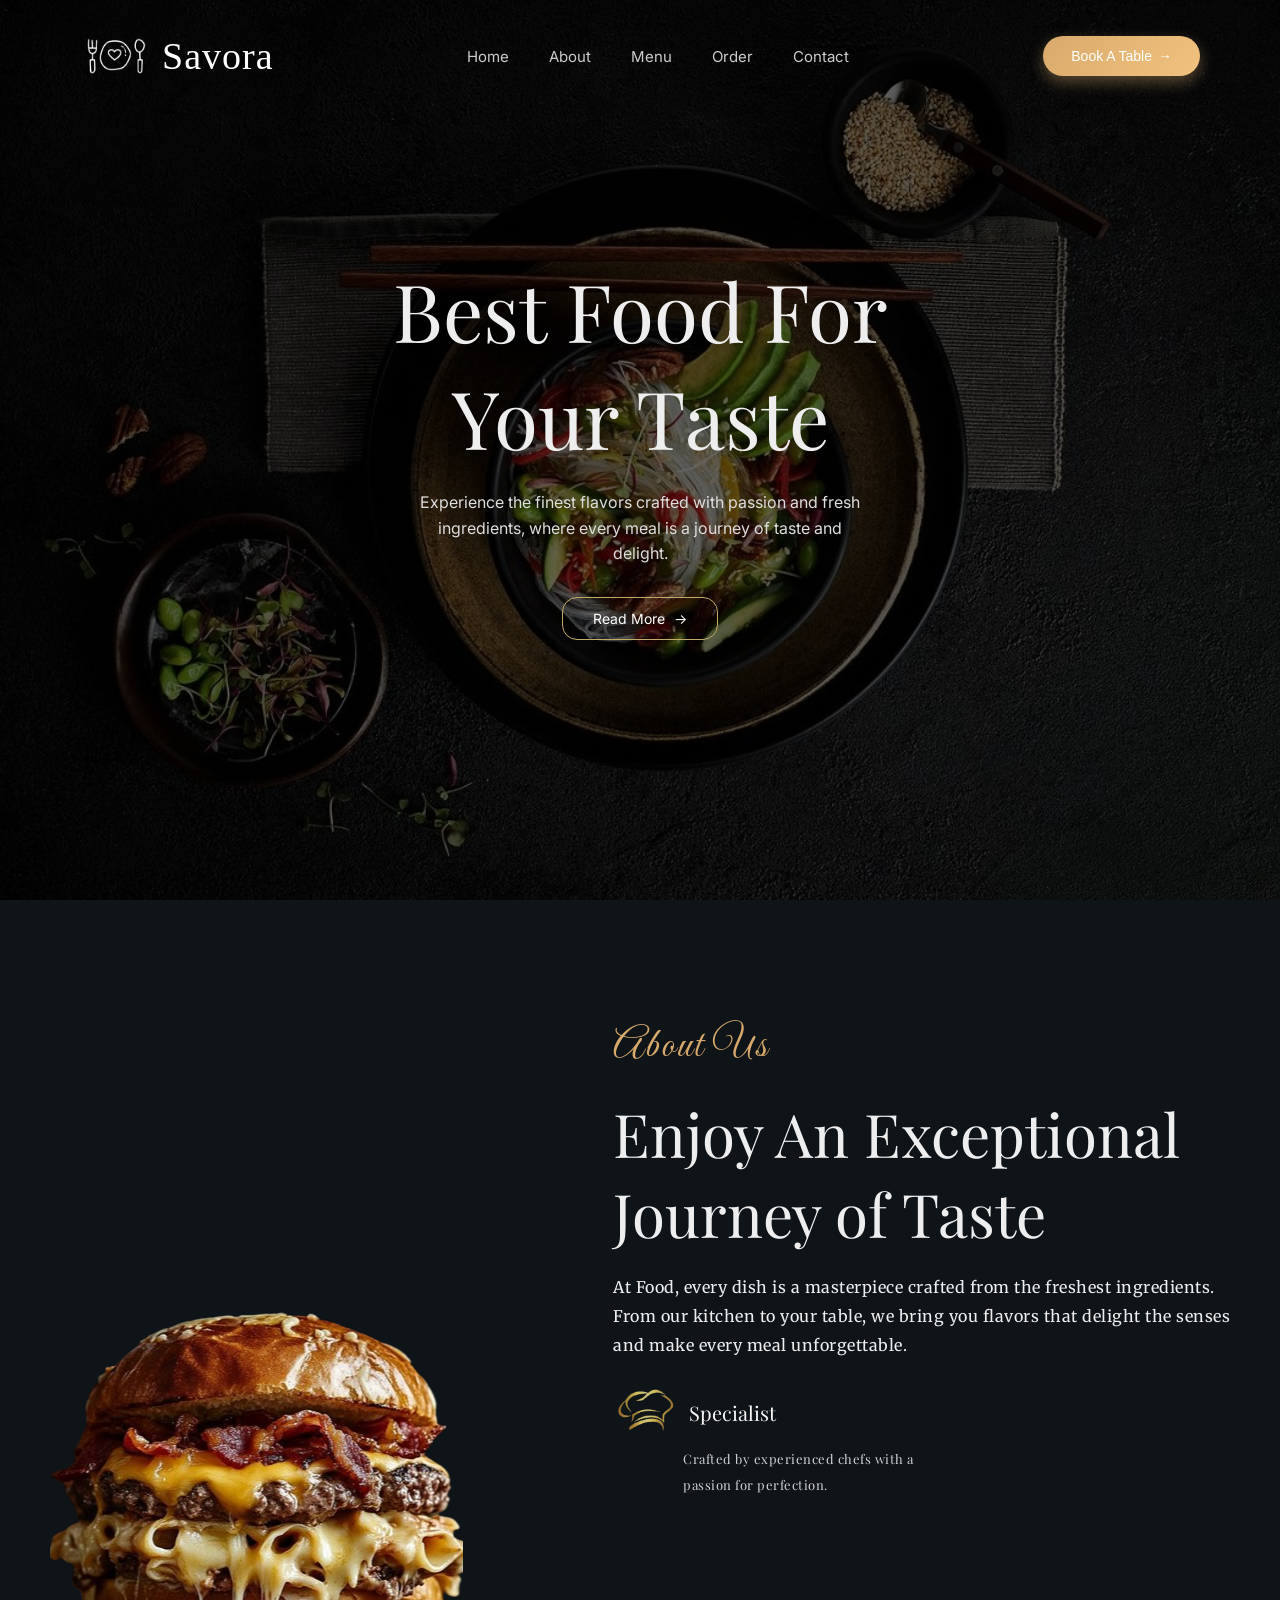
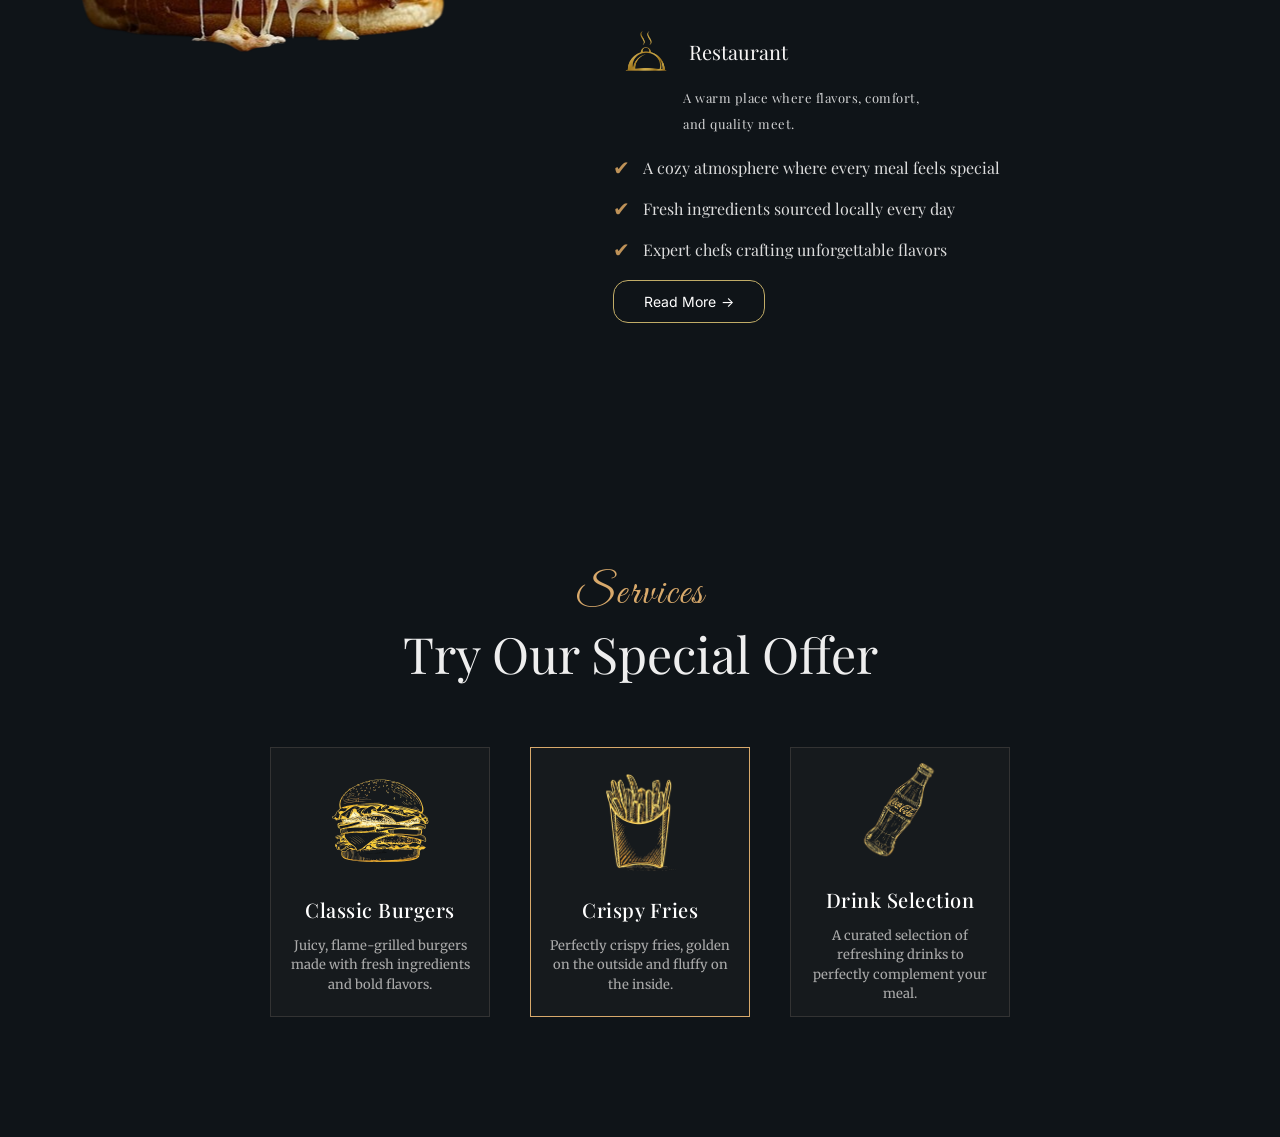
<file: index.html>
<!DOCTYPE html>
<html lang="en">
<head>
  <meta charset="UTF-8">
  <meta name="viewport" content="width=device-width, initial-scale=1.0">

  <title>Food Restaurant</title>

  <!-- Fonts -->
  <link href="https://fonts.googleapis.com/css2?family=Playfair+Display:wght@400;600&family=Inter:wght@300;400;500&display=swap" rel="stylesheet">
  <link href="https://fonts.googleapis.com/css2?family=Great+Vibes&display=swap" rel="stylesheet">
  <link href="https://fonts.googleapis.com/css2?family=Merriweather:wght@400;500&display=swap" rel="stylesheet">

  <link rel="stylesheet" href="style.css">
</head>
<body>

<!-- HEADER -->
<header class="header">
  <div class="logo">
  <img src="yes.png" alt="Food Logo">
  <span>Savora</span>
</div>
  <nav>
    <a href="index.html">Home</a>
    <a href="about.html">About</a>
    <a href="menupage.html">Menu</a>
    <a href="order.html">Order</a>
    <a href="contact.html">Contact</a>
  </nav>
  <a href="book.html">
  <button class="cta">Book A Table</button>
</a>
</header>

<!-- HERO -->
<section class="hero">
  <div class="hero-content">
    <h1>Best Food For<br>Your Taste</h1>
    <p>Experience the finest flavors crafted with passion and fresh ingredients, where every meal is a journey of taste and delight.</p>
    <a href="about.html" class="btn">Read More </a>
  </div>
</section>

<!-- ABOUT -->
<section class="about">
  
<div class="about-image animate-on-scroll"></div>
  <div class="about-text animate-on-scroll">
    <span class="section-label">About Us</span>
    <h2>Enjoy An Exceptional<br>Journey of Taste</h2>
    <p>At Food, every dish is a masterpiece crafted from the freshest ingredients. From our kitchen to your table, we bring you flavors that delight the senses and make every meal unforgettable.</p>

   <div class="features animate-on-scroll">
  <div class="feature">
    <div class="feature-text">
      <img src="Abstract_Chef_Hat_Logo_-_Gold_Vector_Image_on_VectorStock-removebg-preview.png" alt="Specialist">
      <span>Specialist</span>
    </div>
    <p>Crafted by experienced chefs with a passion for perfection.</p>
  </div>

  <div class="feature">
    <div class="feature-text">
      <img src="ChatGPT_Image_Dec_30__2025__10_50_34_PM-removebg-preview.png" alt="Restaurant">
      <span>Restaurant</span>
    </div>
    <p>A warm place where flavors, comfort, and quality meet.</p>
  </div>
</div>

    <ul class="animate-on-scroll">
      <li>A cozy atmosphere where every meal feels special</li>
      <li>Fresh ingredients sourced locally every day</li>
      <li>Expert chefs crafting unforgettable flavors</li>
    </ul>

    <a class="btn outline animate-on-scroll" href="about.html">Read More</a>
  </div>
</section>

<!-- SERVICES -->
<!-- SERVICES -->
<section class="services">
  <span class="section-label">Services</span>
  <h2>Try Our Special Offer</h2>

  <div class="cards">
  <div class="card">
    
    <img src="image_2025-12-30_215009793-removebg-preview.png" alt="Fresh Product Icon" class="card-icon">
    <h3>Classic Burgers</h3>
    <p class="card-text">Juicy, flame-grilled burgers made with fresh ingredients and bold flavors.</p>
  </div>

  <div class="card active">
    <img src="ChatGPT_Image_Dec_30__2025__10_02_08_PM-removebg-preview.png" alt="Skilled Chefs Icon" class="card-icon">
    <h3>Crispy Fries</h3>
    <p class="card-text">Perfectly crispy fries, golden on the outside and fluffy on the inside.</p>
  </div>

  <div class="card">
    <img src="ChatGPT_Image_Dec_30__2025__10_02_57_PM-removebg-preview.png" alt="Vegan Cuisine Icon" class="card-icon">
    <h3>Drink Selection</h3>
    <p class="card-text">A curated selection of refreshing drinks to perfectly complement your meal.</p>
  </div>
</div>
</section>

<script src="script.js"></script>
</body>
</html>
</file>
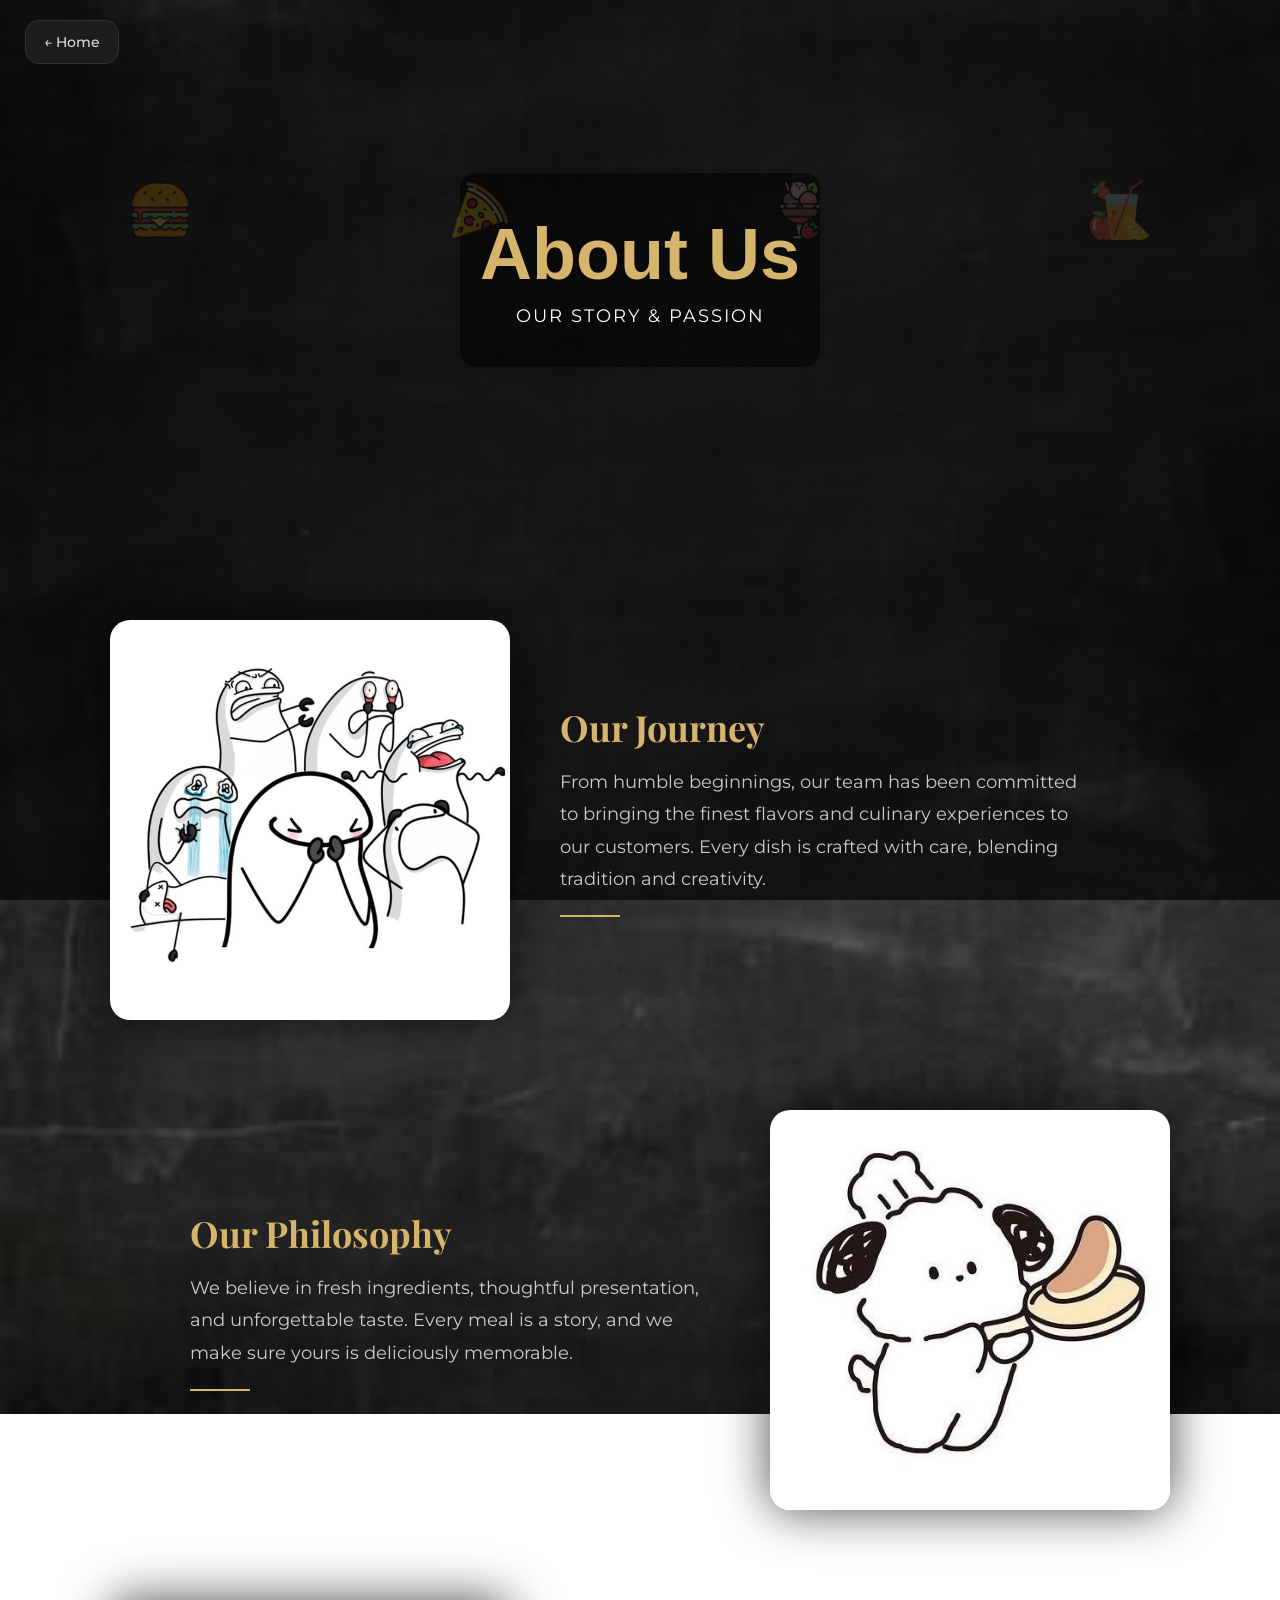
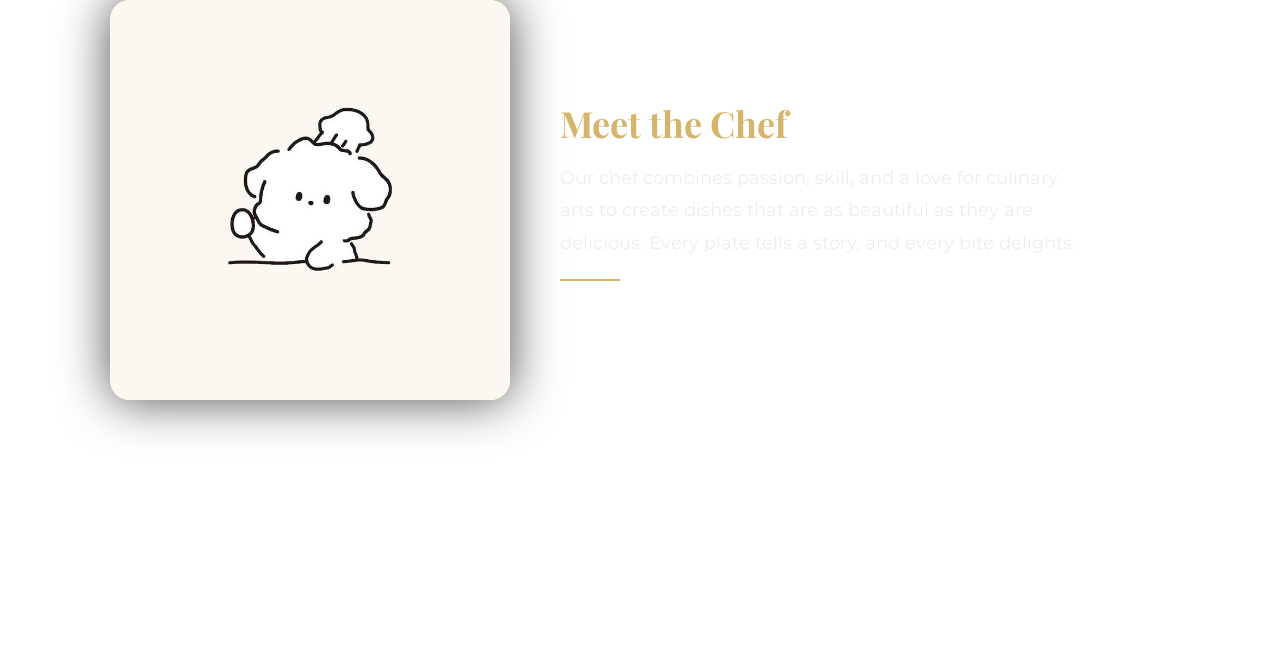
<file: about.html>
<!DOCTYPE html>
<html lang="en">
<head>
  <meta charset="UTF-8" />
  <title>About Us</title>

  <!-- Google Fonts -->
  <link href="https://fonts.googleapis.com/css2?family=Playfair+Display:wght@400;600&family=Montserrat:wght@300;400;500&family=Great+Vibes&display=swap" rel="stylesheet">
  <link rel="stylesheet" href="about.css" />
</head>
<body>
<a href="index.html" class="back-btn top-right">
  ← Home
</a>
<!-- HERO SECTION -->
<section class="hero">
  <div class="hero-overlay">
    <h1>About Us</h1>
    <p>Our Story & Passion</p>
  </div>
</section>

<!-- FLOATING ICONS -->
<div class="floating-icons">
  <img src="images/burger.png" alt="Burger" class="icon">
  <img src="images/pizza.png" alt="Pizza" class="icon">
  <img src="images/gelato.png" alt="Dessert" class="icon">
  <img src="images/drink.png" alt="Drink" class="icon">
</div>

<!-- ABOUT CONTENT -->
<section class="about">
  <div class="about-content left">
    <img src="download - 2026-02-02T143118.433.jpg" alt="Our Team">
    <div class="text">
      <h3>Our Journey</h3>
      <p>From humble beginnings, our team has been committed to bringing the finest flavors and culinary experiences to our customers. Every dish is crafted with care, blending tradition and creativity.</p>
      <div class="line"></div>
    </div>
  </div>

  <div class="about-content right">
    <img src="download - 2026-02-02T143526.583.jpg" alt="Our Kitchen">
    <div class="text">
      <h3>Our Philosophy</h3>
      <p>We believe in fresh ingredients, thoughtful presentation, and unforgettable taste. Every meal is a story, and we make sure yours is deliciously memorable.</p>
      <div class="line"></div>
    </div>
  </div>

  <div class="about-content left">
    <img src="icon.jpg" alt="Our Chef">
    <div class="text">
      <h3>Meet the Chef</h3>
      <p>Our chef combines passion, skill, and a love for culinary arts to create dishes that are as beautiful as they are delicious. Every plate tells a story, and every bite delights.</p>
      <div class="line"></div>
    </div>
  </div>

  <p class="footer-text">Join us for an unforgettable experience</p>
</section>

<script src="about.js"></script>
</body>
</html>
</file>
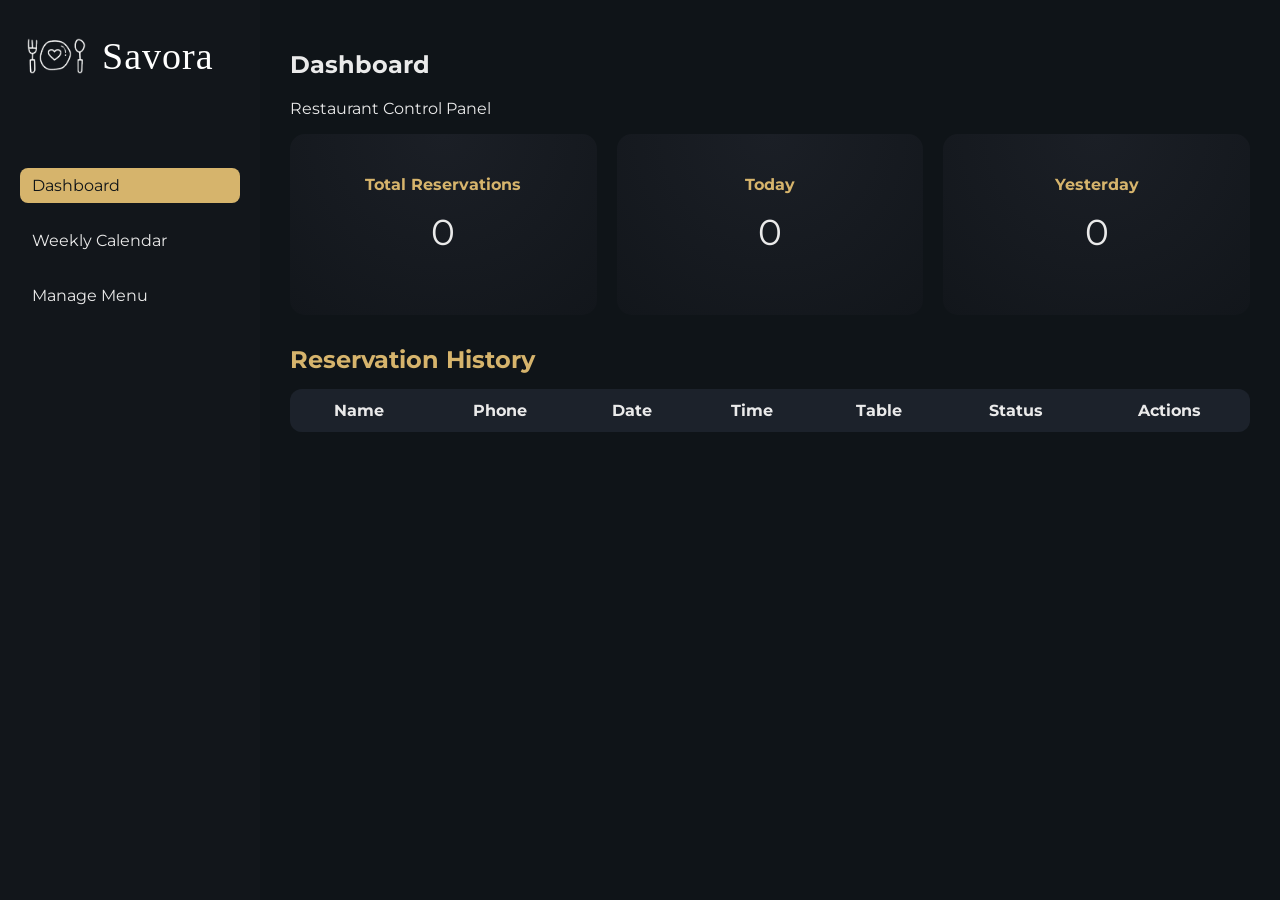
<file: admin.html>
<!DOCTYPE html>
<html lang="en">
<head>
  <meta charset="UTF-8">
  <meta name="viewport" content="width=device-width, initial-scale=1.0">

  <title>Admin Dashboard</title>
  <link href="https://fonts.googleapis.com/css2?family=Playfair+Display:wght@400;600&family=Montserrat:wght@300;400;500&display=swap" rel="stylesheet">
  <link rel="stylesheet" href="admin.css">
</head>
<body>

<div class="container">

  <!-- LEFT SIDEBAR -->
  <aside class="sidebar">
    <div class="logo">
  <img src="yes.png" alt="Food Logo">
  <span>Savora</span>
</div>
    <nav>
      <ul>
        <li class="active" onclick="showSection('dashboard')">Dashboard</li>
        <li onclick="showSection('weekly')">Weekly Calendar</li>
        <li onclick="showSection('menu-management')">Manage Menu</li>
      </ul>
    </nav>
  </aside>

  <!-- MAIN CONTENT -->
  <main class="main-content">

    <!-- DASHBOARD -->
    <section id="dashboard">
      <header class="admin-header">
        <h1>Dashboard</h1>
        <p>Restaurant Control Panel</p>
      </header>

      <div class="analytics">
        <div class="card">
          <h3>Total Reservations</h3>
          <p id="total">0</p>
        </div>
        <div class="card">
          <h3>Today</h3>
          <p id="today">0</p>
        </div>
        <div class="card">
          <h3>Yesterday</h3>
          <p id="yesterday">0</p>
        </div>
      </div>

      <div class="history">
        <h2>Reservation History</h2>
        <table>
          <thead>
            <tr>
              <th>Name</th>
              <th>Phone</th>
              <th>Date</th>
              <th>Time</th>
              <th>Table</th>
              <th>Status</th>
              <th>Actions</th>
            </tr>
          </thead>
          <tbody id="list"></tbody>
        </table>
      </div>
    </section>

    <!-- WEEKLY CALENDAR -->
    <section id="weekly" style="display:none;">
      <header class="admin-header">
        <h1>Weekly Summary</h1>
        <p>Tables Reserved / Available</p>
      </header>

      <div class="weekly-grid" id="weekly-grid">
        <!-- JS will fill in summary cards -->
      </div>
    </section>

    <section id="menu-management" style="display:none;">
  <header class="admin-header">
    <h1>Menu Management</h1>
    <p>Add or Remove Food Items</p>
  </header>

  <div class="card" style="margin-bottom: 20px;">
    <h3>Add New Item</h3>
    <form action="./api/save_menu_item.php" method="POST" class="admin-form">
  <input type="text" name="item_name" placeholder="Item Name" required style="padding: 5px;">
  <select name="category" style="padding: 5px;">
    <option value="burger">Burger</option>
    <option value="pizza">Pizza</option>
    <option value="drink">Drink</option>
    <option value="dessert">Dessert</option>
    <option value="plate">Plate</option>
  </select>
  <input type="number" step="0.01" name="price" placeholder="Price" required style="padding: 5px;">
  <input type="text" name="image_path" placeholder="Image Filename" required style="padding: 5px;">
  
  <button type="submit" class="confirm-btn" id="save-item-btn">Save Item</button>
</form>
  </div>

  <div class="history">
    <h2>Current Menu</h2>
    <table>
      <thead>
        <tr>
          <th>Name</th>
          <th>Category</th>
          <th>Price</th>
          <th>Action</th>
        </tr>
      </thead>
      <tbody id="menu-list">
        </tbody>
    </table>
  </div>
</section>

  </main>

</div>

<script src="admin.js"></script>
</body>
</html>
</file>
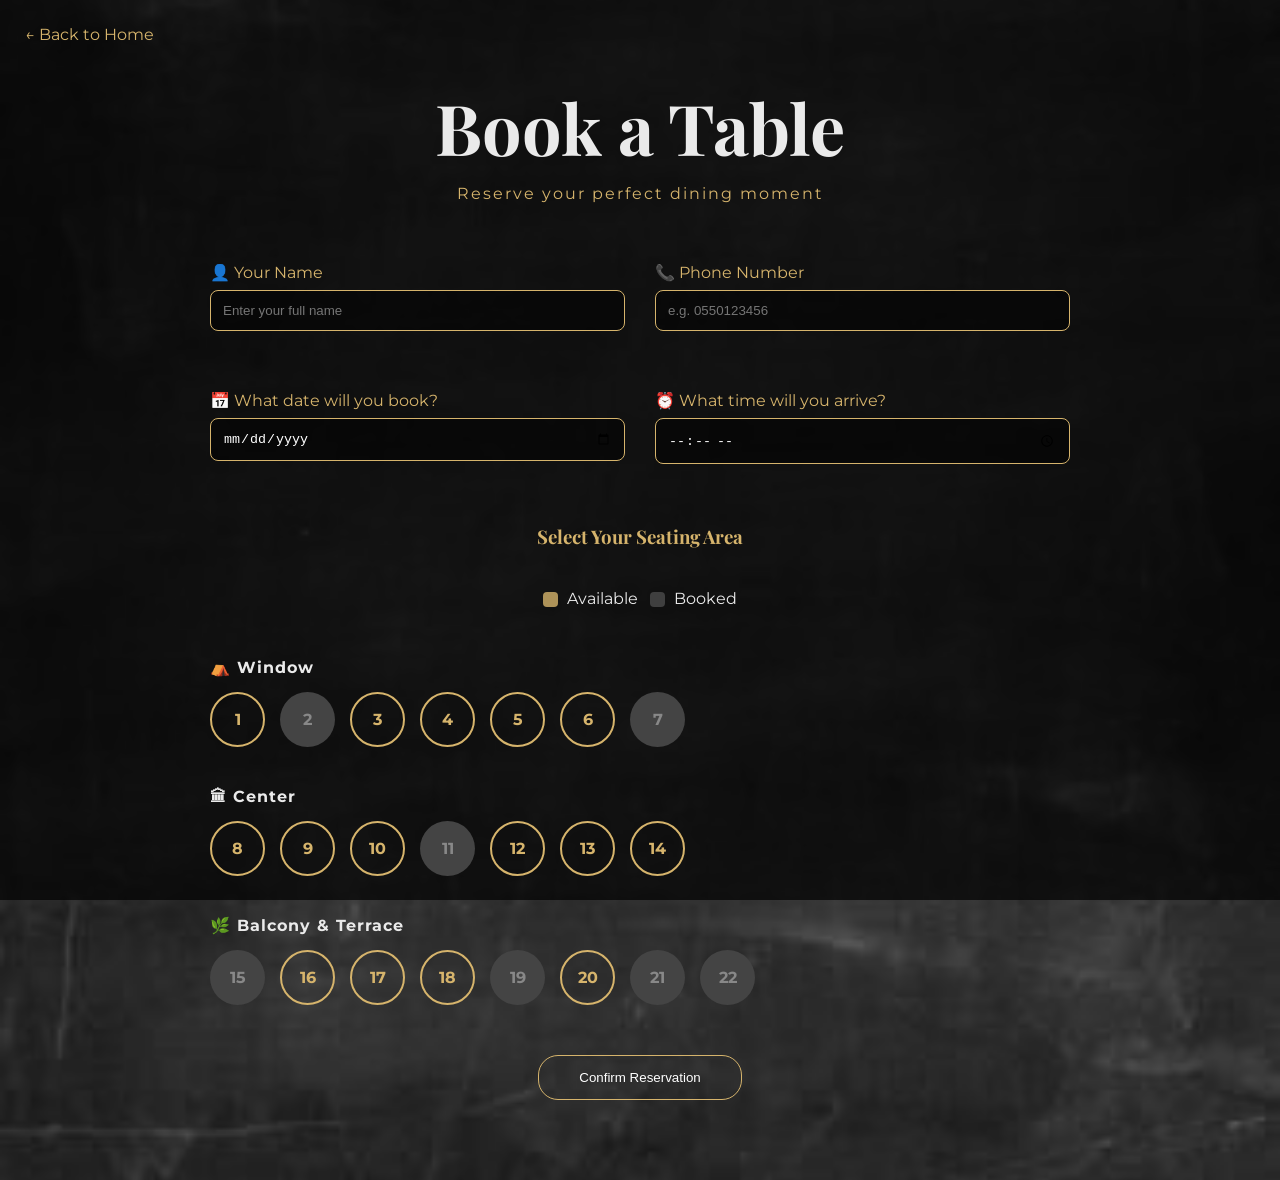
<file: book.html>
<!DOCTYPE html>
<html lang="en">
<head>
  <meta charset="UTF-8">
  <meta name="viewport" content="width=device-width, initial-scale=1.0">

  <title>Book a Table</title>

  <link href="https://fonts.googleapis.com/css2?family=Playfair+Display:wght@400;600&family=Montserrat:wght@300;400;500&family=Great+Vibes&display=swap" rel="stylesheet">
  <link rel="stylesheet" href="book.css">
</head>
<body>

<a href="index.html" class="back-home-fixed">← Back to Home</a>

<section class="booking">

  <h1 class="booking-title">Book a Table</h1>
  <p class="booking-sub">Reserve your perfect dining moment</p>

  <!-- CUSTOMER INFO -->
  <div class="form-row">
    <div class="input-group">
      <label>👤 Your Name</label>
      <input type="text" id="name" placeholder="Enter your full name" required>
    </div>

    <div class="input-group">
      <label>📞 Phone Number</label>
      <input type="tel" id="phone" placeholder="e.g. 0550123456" required>
    </div>
  </div>

  <!-- DATE & TIME -->
  <div class="form-row">
    <div class="input-group">
      <label>📅 What date will you book?</label>
      <input type="date" id="date" required>
    </div>

    <div class="input-group">
      <label>⏰ What time will you arrive?</label>
      <input type="time" id="time" required>
    </div>
  </div>

  <!-- TABLE ZONES -->
  <div class="table-layout">
    <h3>Select Your Seating Area</h3>
    <div class="tables-layout"> 
    <p><span class="legend available"></span> Available &nbsp; <span class="legend booked"></span> Booked</p>
      </div>

    <div class="zone">
      <h4>⛺ Window</h4>
      <div class="tables">
        <div class="table available" data-table="Window 1">1</div>
        <div class="table booked">2</div>
        <div class="table available" data-table="Window 3">3</div>
        <div class="table available" data-table="Window 4">4</div>
        <div class="table available" data-table="Window 5">5</div>
        <div class="table available" data-table="Window 6">6</div>
        <div class="table booked">7</div>
      </div>
    </div>

    <div class="zone">
      <h4>🏛 Center</h4>
      <div class="tables">
        <div class="table available" data-table="Center 8">8</div>
        <div class="table available" data-table="Center 9">9</div>
        <div class="table available" data-table="Center 10">10</div>
        <div class="table booked">11</div>
        <div class="table available" data-table="Center 12">12</div>
        <div class="table available" data-table="Center 13">13</div>
        <div class="table available" data-table="Center 14">14</div>
      </div>
    </div>

    <div class="zone">
      <h4>🌿 Balcony & Terrace</h4>
      <div class="tables">
        <div class="table booked">15</div>
        <div class="table available" data-table="Balcony 16">16</div>
        <div class="table available" data-table="Balcony 17">17</div>
        <div class="table available" data-table="Balcony 18">18</div>
        <div class="table booked">19</div>
        <div class="table available" data-table="Balcony 20">20</div>
        <div class="table booked">21</div>
        <div class="table booked">22</div>
      </div>
    </div>
  </div>

  <input type="hidden" id="selectedTable">
  <p class="selected-table-text"></p>
  <p class="error-text"></p>

  <button class="confirm-btn">Confirm Reservation</button>

</section>

<script src="book.js"></script>
</body>
</html>
</file>
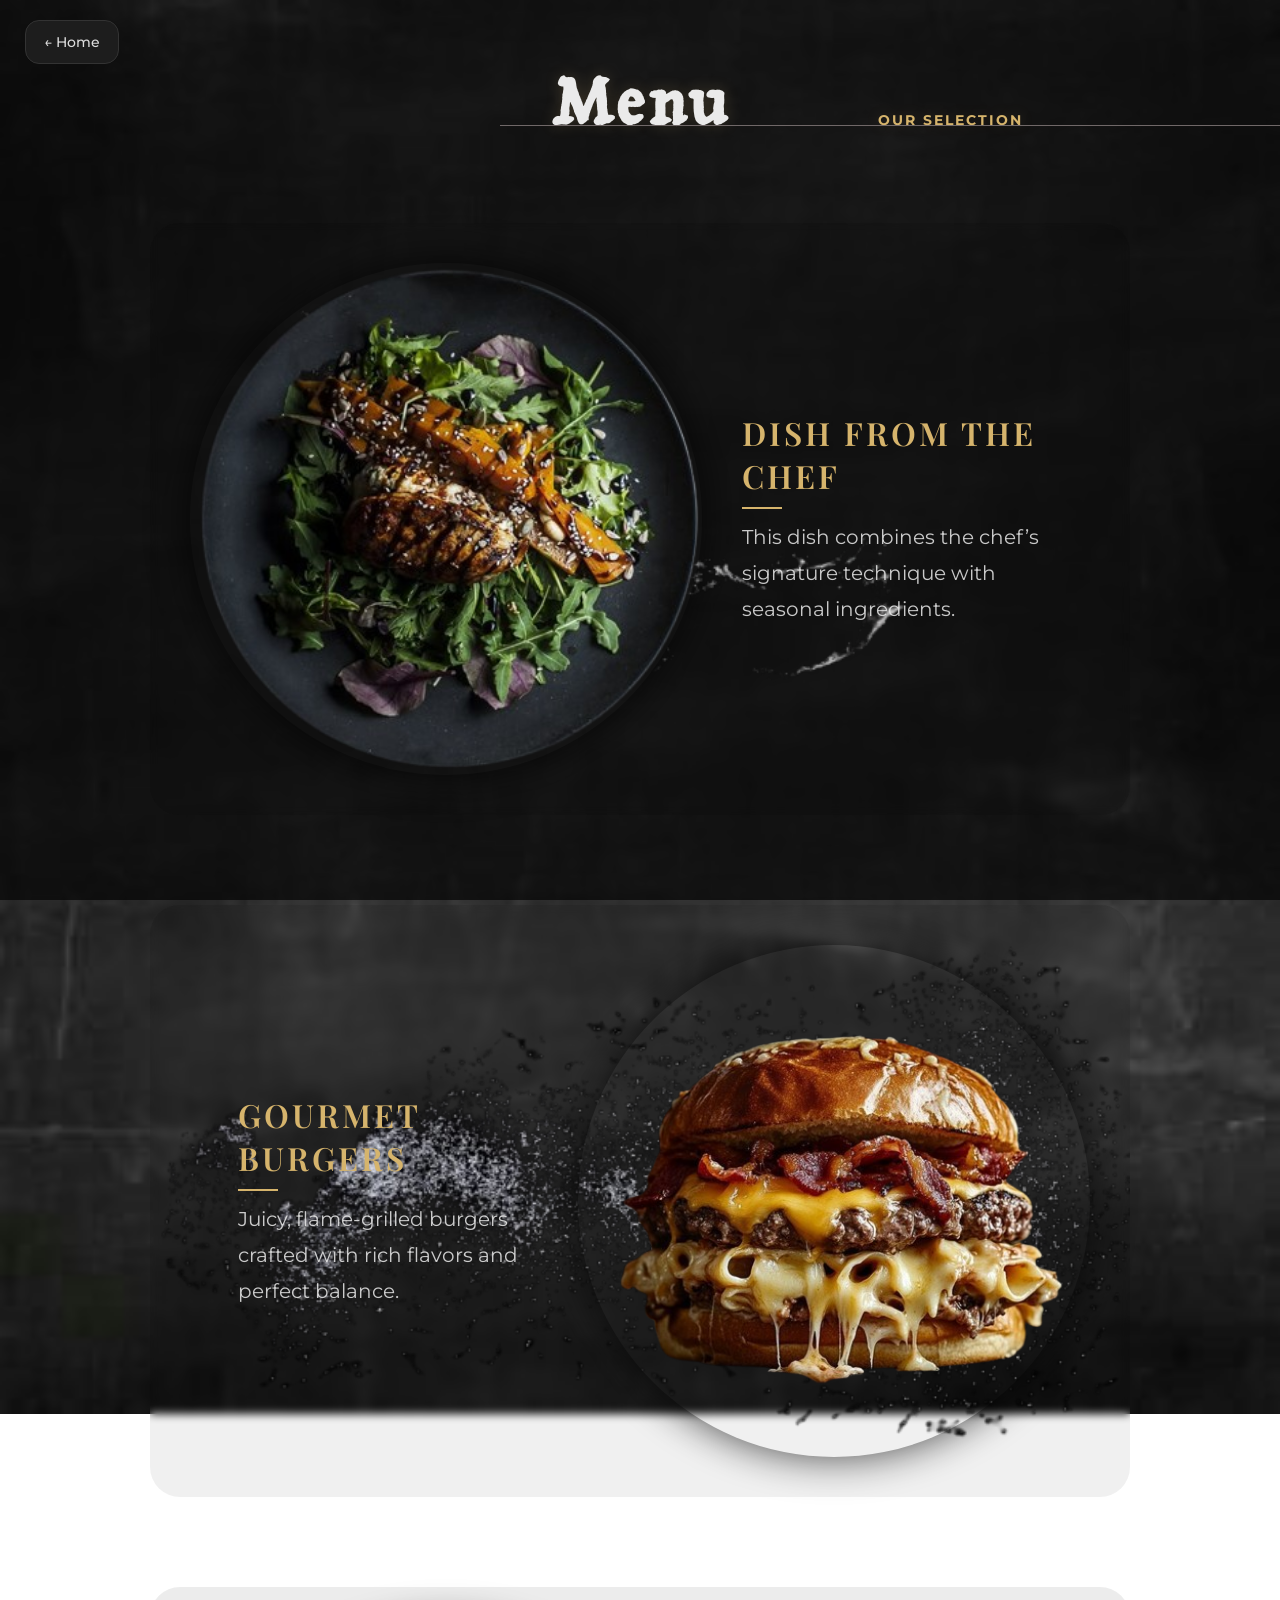
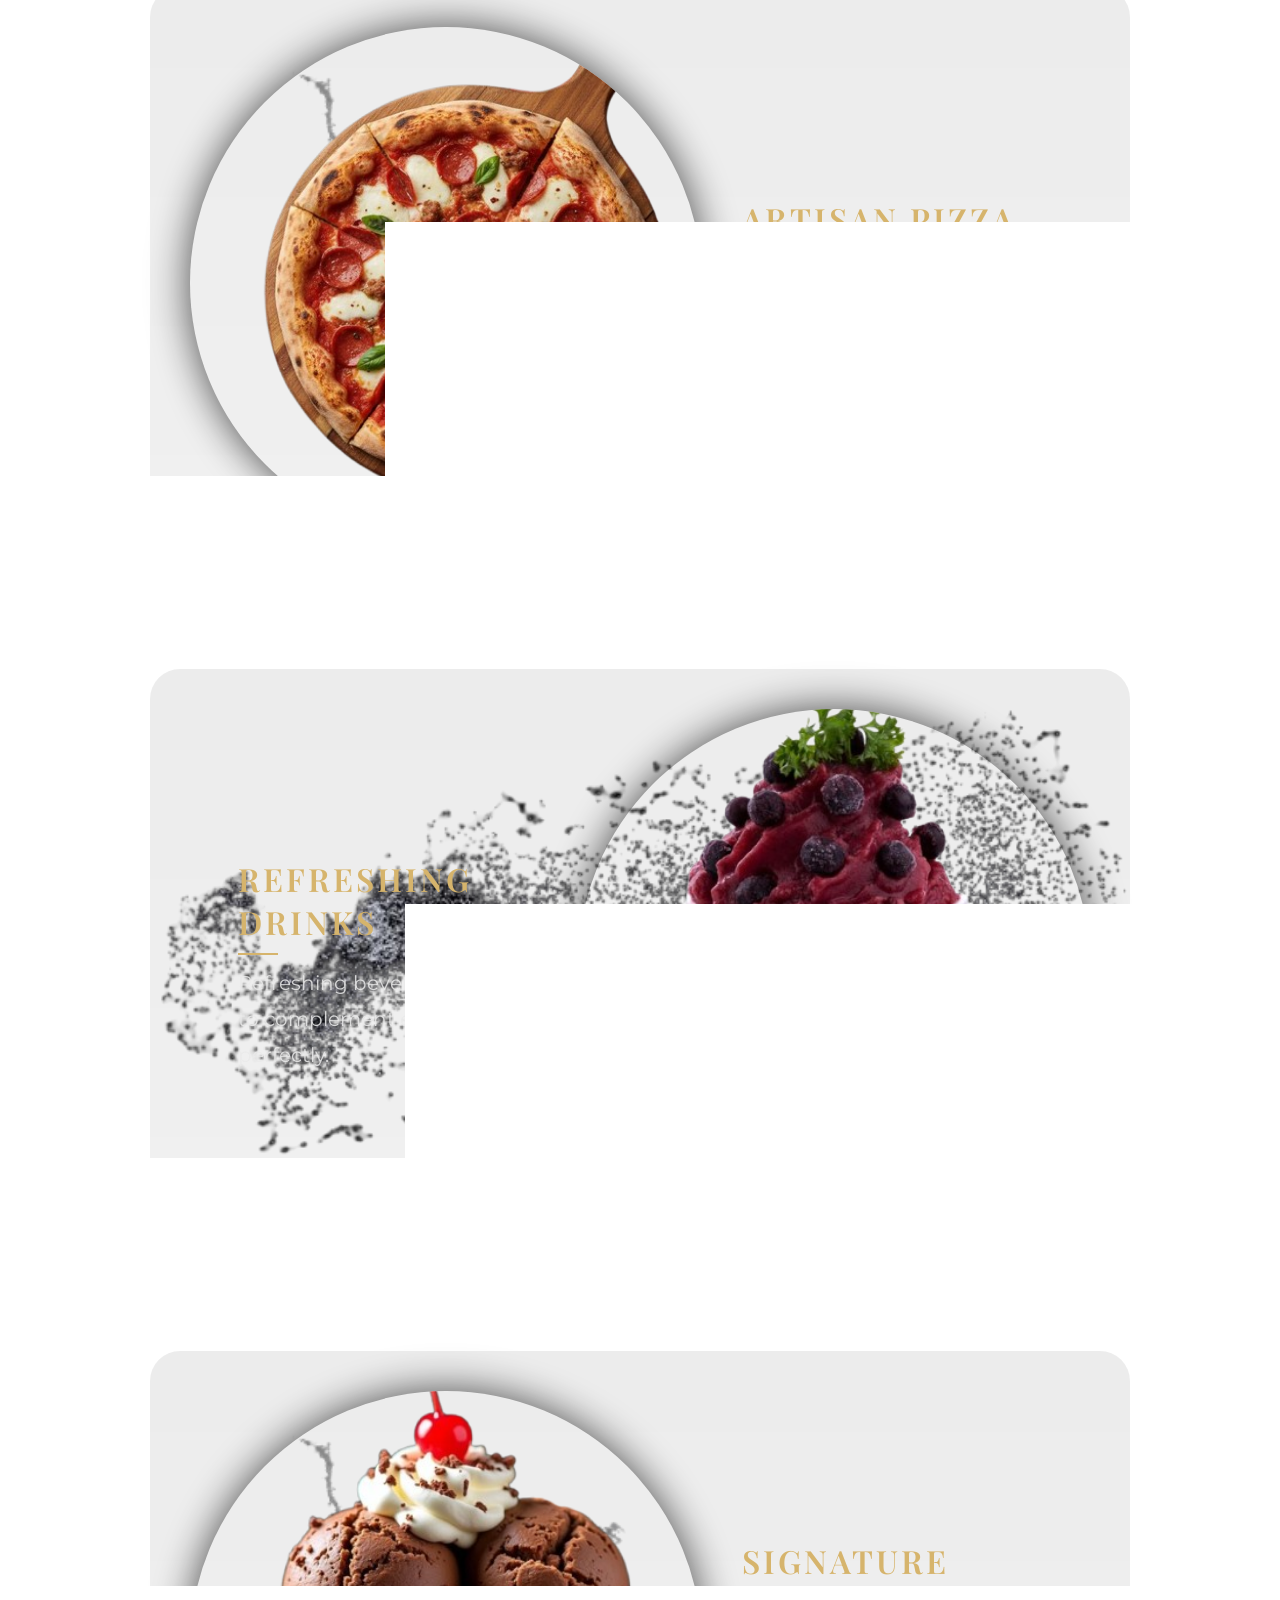
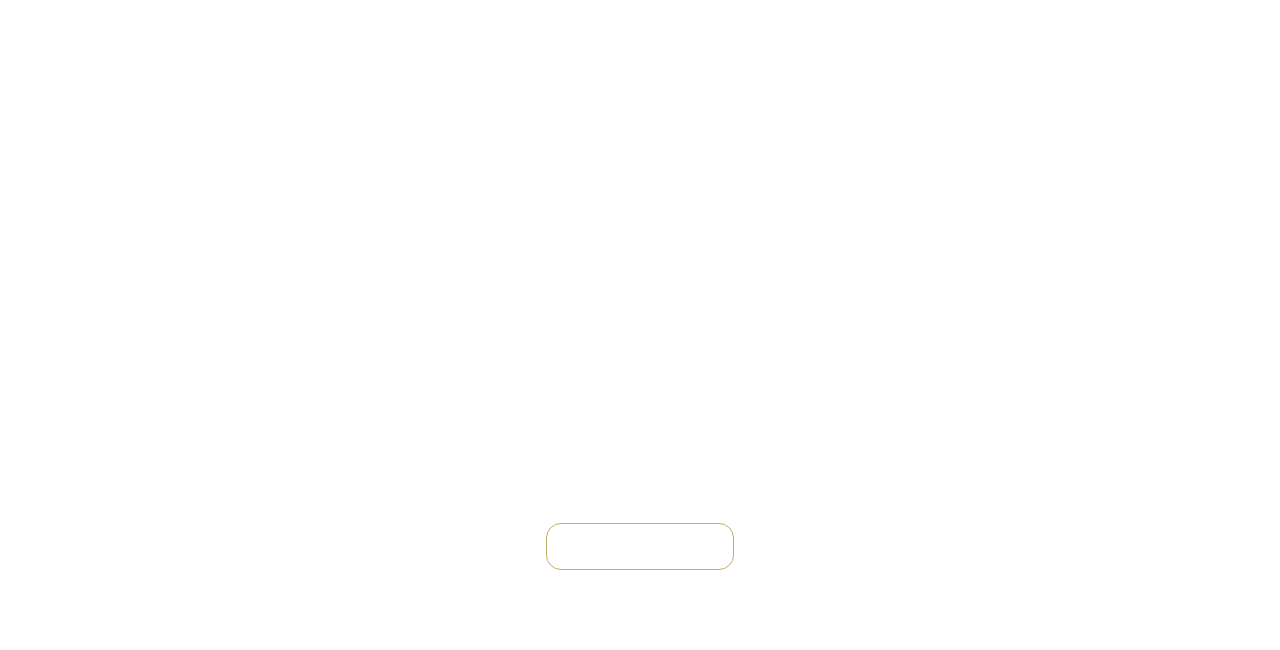
<file: menupage.html>
<!DOCTYPE html>
<html lang="en">
<head>
  <meta charset="UTF-8" />
  <title>Menu</title>

  <!-- Google Fonts -->
  <link href="https://fonts.googleapis.com/css2?family=Playfair+Display:wght@600&family=Montserrat:wght@300;400;500&family=Pacifico&display=swap" rel="stylesheet">
<link href="https://fonts.googleapis.com/css2?family=Cinzel:wght@500;600&display=swap" rel="stylesheet">
<link href="https://fonts.googleapis.com/css2?family=Great+Vibes&display=swap" rel="stylesheet">
<link href="https://fonts.googleapis.com/css2?family=Playfair+Display:wght@400;600&family=Inter:wght@300;400;500&display=swap" rel="stylesheet">
<link href="https://fonts.googleapis.com/css2?family=Tagesschrift&display=swap" rel="stylesheet">
  <link rel="stylesheet" href="styles.css" />
</head>
<body>
<a href="index.html" class="back-btn top-right">
  ← Home
</a>
<section class="menu">

  <h1 class="menu-title">
  <span class="menu-small">Our Selection</span>
  Menu
</h1>

  <div class="menu-item left">
    <img src="Delicious_Chicken___Goat_Cheese_dish-removebg-preview.png" alt="">
    <div class="text">
      <h3>DISH FROM THE CHEF</h3>
      <p>This dish combines the chef’s signature technique with seasonal ingredients.</p>
    </div>
  </div>

  <div class="menu-item right">
    <img src="Yummy_burger-removebg-preview.png" alt="">
    <div class="text">
      <h3>GOURMET BURGERS</h3>
      <p>Juicy, flame-grilled burgers crafted with rich flavors and perfect balance.</p>
    </div>
  </div>

  <div class="menu-item left">
    <img src="Pizza_Sosis-removebg-preview.png" alt="">
    <div class="text">
      <h3>ARTISAN PIZZA</h3>
      <p>Stone-baked pizzas with rich toppings, crisp crusts, and authentic flavor.</p>
    </div>
  </div>

  <div class="menu-item right">
    <img src="Mixberry_smoothies_stock_image__Image_of_soft__antioxidants_-_28993319-removebg-preview.png" alt="">
    <div class="text">
      <h3>REFRESHING DRINKS</h3>
      <p>Refreshing beverages crafted to complement every dish perfectly.</p>
    </div>
  </div>

  <div class="menu-item left">
    <img src="download__99_-removebg-preview.png" alt="">
    <div class="text">
      <h3>SIGNATURE DESSERTS</h3>
      <p>Delicate sweets crafted to end your meal on a perfect, indulgent note.</p>
    </div>
  </div>

  <p class="footer-text">it is delicious</p>
  <div class="order-center">
  <a href="order.html" class="order-btn">Order Online</a>
</div>

</section>

<script src="script.js"></script>
</body>
</html>
</file>
<file: style.css>
* {
  margin: 0;
  padding: 0;
  box-sizing: border-box;
}

body {
  background: #0f1418;
  color: #eee;
  font-family: 'Inter', sans-serif;
}

/* HEADER */
.header {
  position: absolute;
  width: 100%;
  padding: 30px 80px;
  display: flex;
  align-items: center;
  justify-content: space-between;
}

/* New font import */
@import url('https://fonts.googleapis.com/css2?family=Pacifico&display=swap'); /* playful & elegant script */
@import url('https://fonts.googleapis.com/css2?family=Montserrat:wght@500&display=swap'); /* modern sans-serif */

.logo {
  display: flex;
  align-items: center;   /* vertically center image and text */
  gap: 12px;             /* space between image and text */
}

.logo img {
  max-width: 70px;       /* adjust size of your logo */
  height: auto;
}

.logo span {
  font-family: 'Pacifico', cursive;  /* playful/elegant font */
  font-size: 38px;
  color: #fff;                        /* white text */
  letter-spacing: 1px;
}

/* NAV LINK STYLING */
.header nav a {
  margin: 0 18px;
  color: #ccc;
  text-decoration: none;
  font-size: 15px;
  position: relative;
  transition: all 0.3s ease; /* smooth animation */
}

/* Hover effect */
.header nav a:hover {
  color: #d8a96b; /* highlight color on hover */
  transform: scale(1.1); /* slight zoom */
}

/* Underline animation */
.header nav a::after {
  content: '';
  position: absolute;
  width: 0;
  height: 2px;
  background: #d8a96b;
  left: 0;
  bottom: -4px;
  transition: width 0.3s ease;
}

.header nav a:hover::after {
  width: 100%;
}

/* Active link */
.header nav a.active {
  color: #d8a96b;
}

.header nav a.active::after {
  width: 100%;
}

.cta {
  background: linear-gradient(135deg, #d8a96b, #f2c37f); /* gold gradient */
  border: none;
  padding: 12px 28px;
  cursor: pointer;
  font-weight: 400;
  font-family: 'Montserrat', sans-serif;
  font-size: 14px;
  color: #ffffff; /* dark text for contrast */
  border-radius: 20px; /* rounded pill shape */
  box-shadow: 0 6px 15px rgba(216, 169, 107, 0.4);
  transition: all 0.3s ease;
  position: relative;
  overflow: hidden;

}

/* Hover effect */
.cta:hover {
  transform: translateY(-3px) scale(1.05); /* slight lift + zoom */
  box-shadow: 0 10px 20px rgba(216, 169, 107, 0.5);
}

/* Optional glowing effect */
.cta::before {
  content: '';
  position: absolute;
  top: -50%;
  left: -50%;
  width: 200%;
  height: 200%;
  background: radial-gradient(circle, rgba(255,255,255,0.2) 0%, transparent 70%);
  opacity: 0;
  transition: opacity 0.5s ease;
}

.cta:hover::before {
  opacity: 1;
}
/* Add arrow */
.cta::after {
  content: ' →'; /* arrow character */
  margin-left: 6px;
  transition: transform 0.3s ease;
  display: inline-block;
  color: white;
}

/* Hover animation for arrow */
.cta:hover::after {
  transform: translateX(5px); /* arrow moves slightly right on hover */
}

/* HERO */

.hero {
  height: 100vh;
  background:
    linear-gradient(rgba(0,0,0,.6), rgba(0,0,0,.6)),
    url("Maki\ Sushi\ Menu\ _\ Food\ Photography.jpg") center/cover no-repeat;
  display: flex;
  align-items: center;
  justify-content: center;
}

.hero-content {
  text-align: center;
}

.hero h1 {
  font-family: 'Playfair Display', serif;
  font-size: 80px;
  margin-bottom: 20px;
  font-weight: 100;
}

.hero p {
  font-size: 16px;          /* slightly bigger for readability */
  max-width: 440px;         /* limit width for better line breaks */
  margin: 0 auto 30px auto; /* center and maintain bottom spacing */
  line-height: 1.6;         /* spacing between lines */
  text-align: center;       /* center text */
  color: #ddd;              /* slightly lighter than white for soft look */
}

.btn {
  padding: 12px 30px;
  border: 1px solid #c1ac67;        /* white border */
  color: #fff;                   /* white text */
  text-decoration: none;
  font-size: 14px;               /* slightly bigger for elegance */
  border-radius: 15px;           /* rounded corners */
  transition: all 0.3s ease;
  display: inline-block;
  position: relative;
  overflow: hidden;
}

/* Hover effect */
.btn:hover {
  background: #dbb070;               /* white background on hover */
  color: #0f1418;                 /* dark text when hovered */
  transform: translateY(-2px);    /* subtle lift */
  box-shadow: 0 6px 12px rgba(255, 255, 255, 0.3);
}

/* Optional subtle arrow like cta */
.btn::after {
  content: ' →';
  margin-left: 5px;
  transition: transform 0.3s ease;
  display: inline-block;
}

.btn:hover::after {
  transform: translateX(5px);
}








/* ABOUT */
.about {
  display: flex;
  align-items: center;           /* vertically center text and image */
  justify-content: center;       /* center the whole flex container horizontally */
  padding: 120px 50px;           /* adjust side padding */
  gap: 150px;
  flex-wrap: wrap;               /* allow stacking on smaller screens */
  max-width: 1600px;             /* limit width so content stays centered */
  margin: 0 auto;                /* center the about section on the page */
}

.about-image {
  flex: 0 0 35%;                 /* left side */
  max-width: 1000px;
  height: 500px;
  background: url("Yummy_burger-removebg-preview.png") center/cover no-repeat;
  border-radius: 12px;
}

.about-text {
  flex: 1;                        /* right side */
  text-align: left;
}

.section-label {
  color: #d8a96b;
  letter-spacing: 2px;
  font-size: 42px;
  font-family: 'Great Vibes', cursive; /* fancy script font */
}

.about-text h2 {
  font-family: 'Playfair Display', serif;
  font-size: 60px;
  margin: 20px 0;
  font-weight: 100;
}
.about-text p {
  font-family: 'Merriweather', serif;  /* elegant serif font */
  font-size: 16px;                     /* readable size */
  line-height: 1.8;                    /* airy spacing between lines */
  color: #eee;                          /* soft white text */
  letter-spacing: 0.5px;               /* subtle spacing for elegance */
  margin-bottom: 20px;  
  max-width: 650px;                /* spacing from elements below */
}
/* Container for all features */
.features {
  display: flex;        /* Keep both feature divs on the same line */
  gap: 100px;            /* Space between the features */
  flex-wrap: wrap;      /* Optional: wraps to new line on small screens */
}

/* Each feature box */
.feature {
  display: flex;
  flex-direction: column;  /* Stack title+icon on top, paragraph below */
  align-items: flex-start; /* Align content to left */
  font-family: 'Playfair Display', serif;
  color: #f7f5f5;
}

/* Icon + title row */
.feature-text {
  display: flex;
  align-items: center;     /* Icon and title vertically centered */
  gap: 10px;               /* Space between icon and title */
}

/* Icon */
.feature img {
  width: 66px;
  height: 66px;
  object-fit: contain;
  opacity: 0.85;
}

/* Title */
.feature span {
  font-size: 20px;
}

/* Paragraph below icon+title */
.feature p {
  margin-top: 1px;   
  margin-left: 70px;       /* Space between title row and paragraph */
  font-family: 'Playfair Display', serif;
  font-size: 13px;
  color: #ffffffce;
  line-height: 2;
  max-width: 240px;
}

.about ul {
  list-style: none; /* remove default bullets */
  padding-left: 0;  /* remove extra left padding */
}

.about ul li {
  position: relative;          /* for positioning the check */
  margin-bottom: 20px;
  padding-left: 30px;          /* space for the check */
  color: #ddd;                 /* optional text color */
  font-family: 'Playfair Display', serif;
}

.about ul li::before {
  content: "✔";               /* check mark */
  position: absolute;
  left: 0;
  top: 0;
  color: #be9258;             /* golden color */
  font-size: 20px;            /* adjust size if needed */
  line-height: 1;             /* align with text */
}

/* Hidden by default */
.animate-on-scroll {
  opacity: 0;
  transform: translateY(30px); /* start slightly below */
  transition: opacity 0.8s ease-out, transform 0.8s ease-out;
}

/* When element is visible */
.animate-on-scroll.visible {
  opacity: 1;
  transform: translateY(0);
}





/* SERVICES */
.services {
  text-align: center;
  padding: 120px 80px;
}

.services h2 {
 font-family: 'Playfair Display', serif;
  font-size: 50px;
  margin-bottom: 60px;
  font-weight: 100;
}
.cards h3 {
  font-family: 'Playfair Display', serif;  /* elegant serif font */
  font-size: 20px;                         /* adjust size as needed */
  font-weight: 500;                         /* medium weight for elegance */
  color: #fff;                              /* text color */
  margin: 10px 0 5px 0;                     /* space around the title */
  letter-spacing: 0.5px;                    /* subtle spacing for refinement */
  text-align: center;
}

.cards {
  display: flex;
  justify-content: center;
  gap: 40px;
}

.card {
  width: 220px;
  height: 270px;
  border: 1px solid #333;
  background-color: rgba(55, 55, 55, 0.164);
  display: flex;
  flex-direction: column;
  align-items: center;
  justify-content: center;
}

.card.active {
  border-color: #d8a96b;
}
.card-icon {
  width: 100px;       /* adjust size as needed */
  height: 100px;
  margin-bottom: 15px; /* space between icon and title */
  object-fit: contain;
}
.card-text {
  font-family: 'Merriweather', serif; /* or any font you like */
  font-size: 13px;
  color: #aaa;
  text-align: center;
  margin-top: 8px;    /* space between title and paragraph */
  line-height: 1.5;
  max-width: 180px;   /* optional: prevent text from overflowing */
}

/* =========================
   TABLET RESPONSIVE (1024px and below)
   ========================= */
@media (max-width: 1024px) {

  .header {
    padding: 20px 40px;
  }

  .hero h1 {
    font-size: 60px;
  }

  .about {
    gap: 60px;
    padding: 80px 30px;
  }

  .about-image {
    height: 400px;
  }

  .about-text h2 {
    font-size: 45px;
  }

  .features {
    gap: 40px;
  }

  .services {
    padding: 80px 40px;
  }

  .cards {
    flex-wrap: wrap;
    gap: 25px;
  }
}

/* =========================
   MOBILE RESPONSIVE (768px and below)
   ========================= */
@media (max-width: 768px) {

  /* HEADER */
  .header {
    flex-direction: column;
    gap: 15px;
    padding: 20px;
    position: relative;
  }

  .header nav {
    display: flex;
    flex-wrap: wrap;
    justify-content: center;
    gap: 10px;
  }

  .header nav a {
    margin: 5px 10px;
    font-size: 14px;
  }

  .cta {
    padding: 10px 20px;
    font-size: 13px;
  }

  /* HERO */
  .hero {
    height: auto;
    padding: 100px 20px;
  }

  .hero h1 {
    font-size: 40px;
    line-height: 1.2;
  }

  .hero p {
    font-size: 14px;
    max-width: 100%;
  }

  /* ABOUT */
  .about {
    flex-direction: column;
    gap: 40px;
    padding: 60px 20px;
    text-align: center;
  }

  .about-image {
    width: 100%;
    height: 300px;
  }

  .about-text {
    text-align: center;
  }

  .about-text h2 {
    font-size: 36px;
  }

  .features {
    flex-direction: column;
    align-items: center;
    gap: 30px;
  }

  .feature {
    align-items: center;
    text-align: center;
  }

  .feature p {
    margin-left: 0;
    max-width: 260px;
  }

  .about ul li {
    text-align: left;
  }

  /* SERVICES */
  .services {
    padding: 60px 20px;
  }

  .services h2 {
    font-size: 36px;
  }

  .cards {
    flex-direction: column;
    align-items: center;
    gap: 25px;
  }

  .card {
    width: 90%;
    max-width: 320px;
  }
}

/* =========================
   SMALL PHONES (480px and below)
   ========================= */
@media (max-width: 480px) {

  .logo span {
    font-size: 28px;
  }

  .hero h1 {
    font-size: 32px;
  }

  .section-label {
    font-size: 28px;
  }

  .about-text h2 {
    font-size: 28px;
  }

  .services h2 {
    font-size: 28px;
  }
}
</file>
<file: about.css>
/* RESET */
* { margin: 0; padding: 0; box-sizing: border-box; }

body {
  font-family: 'Montserrat', sans-serif;
  color: #eaeaea;
  background: url("download (84).jpg") no-repeat center center fixed;
  background-size: cover;
  overflow-x: hidden;
}

body::before {
  content: "";
  position: fixed;
  inset: 0;
  background: rgba(0,0,0,0.65);
  z-index: -1;
}

/* HERO SECTION */
.hero {
  height: 60vh;
  display: flex;
  align-items: center;
  justify-content: center;
  text-align: center;
  position: relative;
}

.hero-overlay {
  background: rgba(0,0,0,0.5);
  padding: 40px 20px;
  border-radius: 15px;
  animation: fadeIn 1s ease forwards;
}

.hero h1 {
  font-family: 'Tagesschrift', sans-serif;
  font-size: 72px;
  color: #d6b46c;
  margin-bottom: 10px;
}

.hero p {
  font-size: 18px;
  letter-spacing: 2px;
  color: #fff;
  text-transform: uppercase;
}

/* FLOATING ICONS */
.floating-icons {
  position: fixed;
  top: 20%;
  left: 0;
  width: 100%;
  display: flex;
  justify-content: space-around;
  pointer-events: none;
  z-index: 2;
}

.floating-icons .icon {
  width: 60px;
  opacity: 0.2;
  animation: float 6s ease-in-out infinite;
}

.floating-icons .icon:nth-child(2) { animation-delay: 1s; }
.floating-icons .icon:nth-child(3) { animation-delay: 2s; }
.floating-icons .icon:nth-child(4) { animation-delay: 3s; }

@keyframes float {
  0%, 100% { transform: translateY(0); }
  50% { transform: translateY(-20px); }
}

/* ABOUT SECTION */
.about {
  max-width: 1100px;
  margin: auto;
  padding: 80px 20px;
  position: relative;
}

.about-content {
  display: flex;
  align-items: center;
  gap: 50px;
  margin-bottom: 90px;
  opacity: 0;
  transform: translateY(40px);
  transition: all 0.8s ease;
}




.top-right {
  position: fixed;
  top: 20px;
  left: 25px;
  z-index: 1000;
}

.back-btn {
  text-decoration: none;
  color: #ddd;
  background: rgba(31, 31, 31, 0.95);
  padding: 12px 18px;
  border-radius: 14px;
  font-size: 14px;
  font-weight: 500;
  border: 1px solid #333;
  backdrop-filter: blur(6px);
  transition: 0.3s ease;
}

.back-btn:hover {
  background: #5d2323;
  color: #fff;
  transform: translateY(-2px);
  box-shadow: 0 8px 20px rgba(0,0,0,0.45);
}
.about-content.show {
  opacity: 1;
  transform: translateY(0);
}

.about-content.left { flex-direction: row; }
.about-content.right { flex-direction: row-reverse; }

.about-content img {
  width: 45%;
  max-width: 400px;
  border-radius: 20px;
  object-fit: cover;
  transition: transform 0.5s ease, box-shadow 0.5s ease;
  box-shadow: 0 0 50px rgba(0,0,0,0.7);
  height: 400px; /* or the height you want */
  object-fit: cover;
}

.about-content img:hover {
  transform: scale(1.05);
  box-shadow: 0 0 80px rgba(214,180,108,0.8);
}

.about-content .text {
  width: 50%;
}

.about-content h3 {
  font-family: 'Playfair Display', serif;
  font-size: 36px;
  color: #d6b46c;
  margin-bottom: 15px;
}

.about-content p {
  font-size: 18px;
  line-height: 1.8;
  opacity: 0.85;
}

.line {
  width: 60px;
  height: 2px;
  background: #d6b46c;
  margin: 20px 0;
}

/* FOOTER TEXT */
.footer-text {
  text-align: center;
  font-family: 'Great Vibes', cursive;
  font-size: 60px;
  margin-top: 80px;
  color: #fff;
  opacity: 0;
  transform: translateY(20px);
  transition: all 1s ease;
}

/* ANIMATIONS */
@keyframes fadeIn { from { opacity: 0; transform: translateY(-20px); } to { opacity: 1; transform: translateY(0); } }


/* =========================
   RESPONSIVE DESIGN
========================= */

/* Tablets */
@media (max-width: 1024px) {

  .hero h1 {
    font-size: 52px;
  }

  .hero p {
    font-size: 16px;
  }

  .about-content {
    gap: 30px;
    margin-bottom: 70px;
  }

  .about-content img {
    width: 45%;
    height: 320px;
  }

  .about-content h3 {
    font-size: 30px;
  }

  .about-content p {
    font-size: 16px;
  }

  .footer-text {
    font-size: 44px;
  }
}


/* Mobile phones */
@media (max-width: 768px) {

  .hero {
    height: 45vh;
  }

  .hero h1 {
    font-size: 38px;
  }

  .hero p {
    font-size: 14px;
    letter-spacing: 1px;
  }

  .floating-icons {
    display: none; /* hide floating icons on mobile */
  }

  .about {
    padding: 60px 15px;
  }

  .about-content {
    flex-direction: column !important;
    text-align: center;
    gap: 20px;
    margin-bottom: 60px;
  }

  .about-content img {
    width: 100%;
    max-width: 100%;
    height: 260px;
  }

  .about-content .text {
    width: 100%;
  }

  .about-content h3 {
    font-size: 26px;
  }

  .about-content p {
    font-size: 15px;
  }

  .line {
    margin: 15px auto;
  }

  .footer-text {
    font-size: 36px;
    margin-top: 60px;
  }

  .back-btn {
    font-size: 12px;
    padding: 10px 14px;
  }
}


/* Small phones */
@media (max-width: 480px) {

  .hero {
    height: 40vh;
  }

  .hero h1 {
    font-size: 30px;
  }

  .hero p {
    font-size: 13px;
  }

  .about-content img {
    height: 220px;
  }

  .about-content h3 {
    font-size: 22px;
  }

  .about-content p {
    font-size: 14px;
  }

  .footer-text {
    font-size: 28px;
  }

  .container {
    padding: 10px;
  }
}
</file>
<file: admin.css>
body {
  margin: 0;
  font-family: 'Montserrat', sans-serif;
  color: #eaeaea;
  background: #0f1418;
}

.container {
  display: flex;
  min-height: 100vh;
}

/* SIDEBAR */
.sidebar {
  width: 220px;
  background: #12161b;
  padding: 30px 20px;
  display: flex;
  flex-direction: column;
}

.sidebar h2 {
  font-family: 'Playfair Display', serif;
  color: #d6b46c;
  margin-bottom: 40px;
  font-size: 22px;
}

.sidebar nav ul {
  list-style: none;
  padding: 0;
}

.sidebar nav ul li {
  margin-bottom: 20px;
  cursor: pointer;
  font-size: 16px;
  color: #eaeaea;
  padding: 8px 12px;
  border-radius: 8px;
  transition: 0.3s;
}

.sidebar nav ul li:hover,
.sidebar nav ul li.active {
  background: #d6b46c;
  color: #0f1418;
}

/* MAIN CONTENT */
.main-content {
  flex: 1;
  padding: 30px;
  overflow-x: hidden;
}

/* ANALYTICS CARDS */
.analytics {
  display: grid;
  grid-template-columns: repeat(3, 1fr);
  gap: 20px;
  margin-bottom: 30px;
}

.card {
  background: radial-gradient(circle at top, #1b1f26, #12161b);
  padding: 25px;
  border-radius: 15px;
  text-align: center;
}

.card h3 {
  color: #d6b46c;
  font-size: 16px;
}

.card p {
  font-size: 36px;
  margin-top: 10px;
}

/* TABLE */
.history h2 {
  margin-bottom: 15px;
  color: #d6b46c;
}

table {
  width: 100%;
  border-collapse: collapse;
  background: #151a20;
  border-radius: 12px;
  overflow: hidden;
}

th, td {
  padding: 12px;
  text-align: center;
}

thead {
  background: #1c222b;
}

tbody tr:hover {
  background: #1f2630;
}

/* BUTTONS */
.confirm-btn {
  background-color: #4caf50;
  color: white;
  border: none;
  padding: 6px 12px;
  border-radius: 6px;
  cursor: pointer;
  margin-right: 5px;
}

.refuse-btn {
  background-color: #f44336;
  color: white;
  border: none;
  padding: 6px 12px;
  border-radius: 6px;
  cursor: pointer;
}

/* WEEKLY GRID */
.weekly-grid {
  display: grid;
  grid-template-columns: repeat(7, 1fr);
  gap: 15px;
  margin-top: 20px;
}

.weekly-card {
  background: #151a20;
  border-radius: 12px;
  padding: 20px;
  text-align: center;
}

.weekly-card h4 {
  color: #d6b46c;
  margin-bottom: 10px;
}

.weekly-card p {
  font-size: 14px;
  margin: 5px 0;
}
.logo {
  display: flex;
  align-items: center;   /* vertically center image and text */
  gap: 12px;   
  margin-bottom: 70px;          /* space between image and text */
}

.logo img {
  max-width: 70px;       /* adjust size of your logo */
  height: auto;
}

.logo span {
  font-family: 'Pacifico', cursive;  /* playful/elegant font */
  font-size: 38px;
  color: #fff;                        /* white text */
  letter-spacing: 1px;
}

/* =========================
   TABLET (1024px and below)
   ========================= */
@media (max-width: 1024px) {

  .container {
    flex-direction: column;
  }

  .sidebar {
    width: 100%;
    flex-direction: row;
    align-items: center;
    justify-content: space-between;
    padding: 15px 20px;
  }

  .sidebar nav ul {
    display: flex;
    gap: 20px;
  }

  .sidebar nav ul li {
    margin-bottom: 0;
  }

  .logo {
    margin-bottom: 0;
  }

  .analytics {
    grid-template-columns: 1fr;
  }

  .weekly-grid {
    grid-template-columns: repeat(3, 1fr);
  }
}

/* =========================
   MOBILE (768px and below)
   ========================= */
@media (max-width: 768px) {

  .main-content {
    padding: 20px 15px;
  }

  /* Sidebar becomes top bar */
  .sidebar {
    flex-direction: column;
    align-items: center;
    gap: 15px;
    text-align: center;
  }

  .sidebar nav ul {
    flex-direction: column;
    gap: 10px;
  }

  /* Analytics cards stack */
  .analytics {
    grid-template-columns: 1fr;
    gap: 15px;
  }

  .card p {
    font-size: 28px;
  }

  /* Table becomes scrollable */
  .history {
    overflow-x: auto;
  }

  table {
    min-width: 600px;
  }

  /* Weekly cards */
  .weekly-grid {
    grid-template-columns: 1fr;
    gap: 12px;
  }
}

/* =========================
   SMALL PHONES (480px and below)
   ========================= */
@media (max-width: 480px) {

  .logo span {
    font-size: 28px;
  }

  .card {
    padding: 18px;
  }

  .card p {
    font-size: 24px;
  }

  th, td {
    padding: 8px;
    font-size: 12px;
  }

  .confirm-btn,
  .refuse-btn {
    padding: 5px 8px;
    font-size: 12px;
  }
}
</file>
<file: book.css>
* {
  margin: 0;
  padding: 0;
  box-sizing: border-box;
}

body {
  min-height: 100vh;
  background: url("download (84).jpg") no-repeat center center fixed;
  background-size: cover;
  font-family: 'Montserrat', sans-serif;
  color: #eaeaea;
}

body::before {
  content: "";
  position: fixed;
  inset: 0;
  background: rgba(0,0,0,0.7);
  z-index: -1;
}

/* BACK BUTTON */
.back-home-fixed {
  position: fixed;
  top: 25px;
  left: 25px;
  color: #d6b46c;
  text-decoration: none;
  font-size: 16px;
  z-index: 1000;
  transition: 0.3s;
}
.back-home-fixed:hover {
  color: #fff;
  transform: translateX(-4px);
}

/* SECTION */
.booking {
  max-width: 900px;
  margin: auto;
  padding: 80px 20px;
}

/* TITLES */
.booking-title {
  text-align: center;
  font-family: 'Playfair Display', serif;
  font-size: 70px;
  margin-bottom: 10px;
}

.booking-sub {
  text-align: center;
  color: #d6b46c;
  letter-spacing: 2px;
  margin-bottom: 60px;
}

/* FORM */
.form-row {
  display: flex;
  gap: 30px;
  margin-bottom: 60px;
}

.input-group {
  flex: 1;
  display: flex;
  flex-direction: column;
}

.input-group label {
  color: #d6b46c;
  margin-bottom: 8px;
}

.input-group input {
  padding: 12px;
  background: rgba(0,0,0,0.5);
  border: 1px solid #d6b46c;
  color: #fff;
  border-radius: 8px;
}

/* TABLES */
.table-layout h3 {
  text-align: center;
  margin-bottom: 40px;
  font-family: 'Playfair Display', serif;
  color: #d6b46c;
}

.zone {
  margin-bottom: 40px;
}

.zone h4 {
  margin-bottom: 15px;
  letter-spacing: 1px;
}

.tables {
  display: flex;
  gap: 15px;
}

.table {
  width: 55px;
  height: 55px;
  border-radius: 50%;
  display: flex;
  align-items: center;
  justify-content: center;
  cursor: pointer;
  font-weight: bold;
}

.table.available {
  border: 2px solid #d6b46c;
  color: #d6b46c;
}

.table.booked {
  background: #444;
  color: #888;
  cursor: not-allowed;
}

.table.available:hover {
  background: #d6b46c;
  color: #000;
}

.table.selected {
  background: #fff;
  color: #000;
  transform: scale(1.15);
  box-shadow: 0 0 15px #d6b46c;
}

/* CONFIRM */
.selected-table-text {
  text-align: center;
  margin-top: 20px;
  font-size: 18px;
  color: #d6b46c;
}

.confirm-btn {
  display: block;
  margin: 50px auto 0;
  padding: 14px 40px;
  background: transparent;
  border: 1px solid #d6b46c;
  color: #fff;
  border-radius: 20px;
  cursor: pointer;
  transition: 0.3s;
}

.confirm-btn:hover {
  background: #d6b46c;
  color: #000;
}


.error-text {
  text-align: center;
  margin-top: 15px;
  color: #ff6b6b;
  font-size: 15px;
}

input:focus {
  outline: none;
  box-shadow: 0 0 8px rgba(214,180,108,0.6);
}


.tables-layout {
  text-align: center;
  margin-bottom: 50px;
}


.legend.available { background: rgba(214,180,108,0.8); }
.legend.booked { background: rgba(255,255,255,0.2); }
.legend {
  display: inline-block;
  width: 15px;
  height: 15px;
  border-radius: 4px;
  margin-right: 5px;
  vertical-align: middle;
}

/* =========================
   TABLET (1024px and below)
   ========================= */
@media (max-width: 1024px) {

  .booking {
    padding: 60px 20px;
  }

  .booking-title {
    font-size: 50px;
  }

  .form-row {
    flex-direction: column;
    gap: 20px;
  }

  .tables {
    flex-wrap: wrap;
    justify-content: center;
  }
}

/* =========================
   MOBILE (768px and below)
   ========================= */
@media (max-width: 768px) {

  .booking {
    padding: 50px 15px;
  }

  .booking-title {
    font-size: 40px;
  }

  .booking-sub {
    font-size: 14px;
    margin-bottom: 40px;
  }

  .form-row {
    flex-direction: column;
    gap: 15px;
    margin-bottom: 40px;
  }

  .input-group input {
    padding: 10px;
  }

  .tables {
    flex-wrap: wrap;
    gap: 12px;
    justify-content: center;
  }

  .table {
    width: 48px;
    height: 48px;
    font-size: 14px;
  }

  .confirm-btn {
    width: 100%;
    max-width: 300px;
  }

  .back-home-fixed {
    top: 15px;
    left: 15px;
    font-size: 14px;
  }
}

/* =========================
   SMALL PHONES (480px and below)
   ========================= */
@media (max-width: 480px) {

  .booking-title {
    font-size: 32px;
  }

  .booking-sub {
    font-size: 12px;
    letter-spacing: 1px;
  }

  .table {
    width: 42px;
    height: 42px;
    font-size: 12px;
  }

  .confirm-btn {
    padding: 12px 20px;
    font-size: 14px;
  }

  .selected-table-text {
    font-size: 16px;
  }

  .error-text {
    font-size: 13px;
  }
}
</file>
<file: styles.css>
* {
  margin: 0;
  padding: 0;
  box-sizing: border-box;
}
body {
  margin: 0;
  min-height: 100vh;
  background: url("download\ \(84\).jpg") no-repeat center center fixed;
  background-size: cover;
  font-family: 'Montserrat', sans-serif;
  color: #eaeaea;
}
body::before {
  content: "";
  position: fixed;
  inset: 0;
  background: rgba(0, 0, 0, 0.65);
  z-index: -1;
}


.menu {
  margin: auto;
  position: relative;
  max-width: 1000px;
  width: 100%;
  padding: 60px 10px;
}

.menu-title {
  text-align: center;
  font-family: Tagesschrift; /* fancy script font */
  font-size: 72px;
  letter-spacing: 2px;
  margin-bottom: 80px;
  position: relative;
  width: 100%;
  text-align: center;
  text-shadow: 0 0 15px rgba(214, 180, 108, 0.2);
  letter-spacing: 4px;
}
.menu-title::after {
  content: "";
  position: absolute;
  height: 1px;
  width: 100%;
  background: #706868;
  top: 78%;
  right: -350px;
  
}
.menu-small {
  position: absolute;
  left: 60%;
  transform: translateX(140px);
  top: 62%;
  font-family: 'Montserrat', sans-serif;
  font-size: 11px;
  letter-spacing: 2px;
  text-transform: uppercase;
  color: #d6b46c;
}

.menu-item {
  display: flex;
  align-items: center;
  margin-bottom: 90px;
  gap: 40px;
  border-radius: 30px;
  backdrop-filter: blur(4px);
  transition: transform 0.4s ease, box-shadow 0.4s ease;
}

.menu-item:hover {
  transform: translateY(-6px);
  box-shadow: 0 20px 40px rgba(0,0,0,0.6);
}

.menu-item.left {
  flex-direction: row;
  
}

.menu-item.right {
  flex-direction: row-reverse;
}

.menu-item img {
  max-width: 45vw;
  width: 100%;
  height: auto;
  aspect-ratio: 1 / 1;
  border-radius: 50%;
  object-fit: cover;
  box-shadow: 0 0 40px rgba(0,0,0,0.7);
  transition: transform 0.4s ease;
}
.menu-item:hover img {
  transform: scale(1.05);
}

.menu-item .text {
  max-width: 300px;
}

.menu-item h3 {
  font-family: 'Playfair Display', serif;
  font-size: 40px;
  letter-spacing: 3px;
  margin-bottom: 10px;
  color: #d6b46c;
  text-transform: uppercase;
  font-weight: 600;
  position: relative;
}
.menu-item h3::after {
  content: "";
  display: block;
  width: 40px;
  height: 2px;
  background: #d6b46c;
  margin-top: 10px;
}

.menu-item p {
  font-size: 20px;
  line-height: 1.8;
  opacity: 0.85;
}

.footer-text {
  text-align: center;
  font-family: 'Great Vibes', cursive; /* fancy script font */
  font-size: 70px;
  margin-top: 80px;
  color: #ffffff;
}

.menu-item.right {
  position: relative;
  padding: 40px;
  background:
    linear-gradient(hsla(0, 0%, 0%, 0.075), hsla(0, 0%, 0%, 0.057)),
    url("Sugar_over_black_background_stock_photo_containing_sugar_and_caster-removebg-preview.png") no-repeat center center ;
  background-size: cover;
}


.menu-item.left {
  position: relative;
  padding: 40px;
  background:
    linear-gradient(hsla(0, 0%, 0%, 0.075), hsla(0, 0%, 0%, 0.057)),
    url("download__90_-removebg-preview.png") no-repeat center center ;
  background-size: cover;
}

.order-center {
  display: flex;
  justify-content: center;
  align-items: center;
}

.order-btn {
  margin: 20px 0;
  padding: 12px 30px;
  color: #fff; 
  text-decoration: none;
  border-radius: 15px;
  font-weight: 600;
  font-size: 15px;
  transition: all 0.3s ease;
  border: 1px solid #c1ac67;
  position: relative;
  overflow: hidden;
  
}




.top-right {
  position: fixed;
  top: 20px;
  left: 25px;
  z-index: 1000;
}

.back-btn {
  text-decoration: none;
  color: #ddd;
  background: rgba(31, 31, 31, 0.95);
  padding: 12px 18px;
  border-radius: 14px;
  font-size: 14px;
  font-weight: 500;
  border: 1px solid #333;
  backdrop-filter: blur(6px);
  transition: 0.3s ease;
}

.back-btn:hover {
  background: #5d2323;
  color: #fff;
  transform: translateY(-2px);
  box-shadow: 0 8px 20px rgba(0,0,0,0.45);
}


.order-btn:hover {
  background: #dbb070;               /* white background on hover */
  color: #0f1418;                 /* dark text when hovered */
  transform: translateY(-2px);    /* subtle lift */
  box-shadow: 0 6px 12px rgba(255, 255, 255, 0.3);
}


.order-btn::after {
  content: ' →';
  margin-left: 5px;
  transition: transform 0.3s ease;
  display: inline-block;
}

.order-btn:hover::after {
  transform: translateX(5px);
}

/* =========================
   RESPONSIVE FIXES FOR MENU PAGE
   ========================= */

/* Responsive font sizes */
.menu-title {
  font-size: clamp(2rem, 5vw, 4.5rem);
}

.menu-small {
  font-size: clamp(0.7rem, 1.5vw, 0.9rem);
}

.menu-item h3 {
  font-size: clamp(1.5rem, 2.5vw, 2rem);
}

.menu-item p {
  font-size: clamp(1rem, 2vw, 1.25rem);
}

.footer-text {
  font-size: clamp(2rem, 5vw, 3.5rem);
}

.order-btn {
  font-size: clamp(0.9rem, 2vw, 1rem);
  padding: 0.8em 2em;
}

/* Make menu images responsive */
.menu-item img {
  max-width: 40vw;
  width: 100%;
  height: auto;
}

/* Stack items on tablets and smaller screens */
@media (max-width: 992px) {
  .menu-item {
    flex-direction: column !important;
    gap: 20px;
    text-align: center;
    padding: 20px !important;
  }

  .menu-item .text {
    max-width: 100%;
  }

  .menu-title::after {
    display: none; /* hide the line decoration on smaller screens */
  }

  .menu-small {
    position: static;
    transform: none;
    display: block;
    margin-top: 0.5em;
  }
}

/* Small screens (mobiles) */
@media (max-width: 480px) {
  .menu-title {
    font-size: 2.5rem;
  }

  .menu-item h3 {
    font-size: 1.5rem;
  }

  .menu-item p {
    font-size: 1rem;
  }

  .menu-item img {
    max-width: 60vw;
  }

  .footer-text {
    font-size: 2rem;
  }

  .order-btn {
    width: 90%;
    padding: 1em 0;
    font-size: 1rem;
  }
}
</file>
